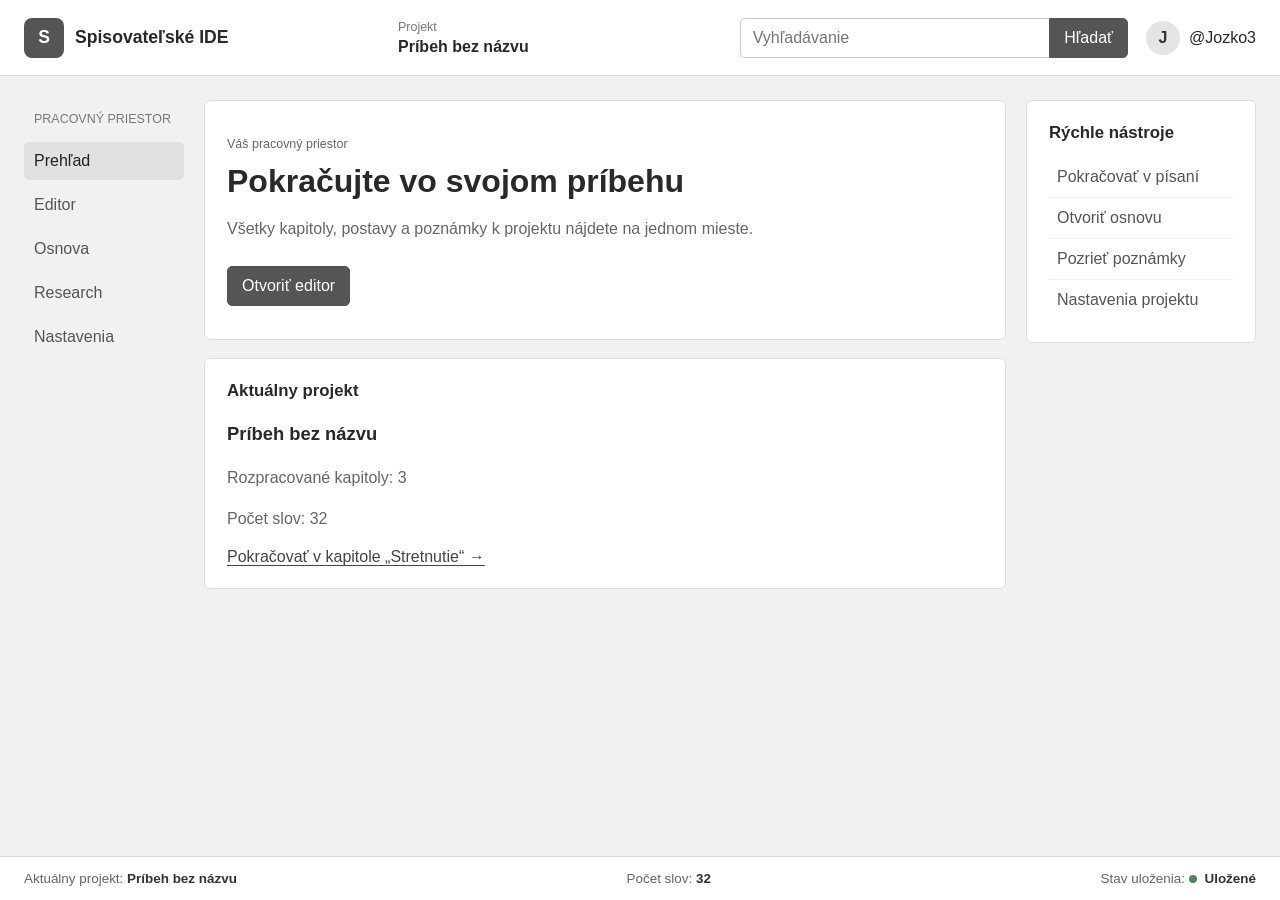
<file: html/index.html>
<!DOCTYPE html>
<html lang="sk">
<head>
    <meta charset="UTF-8">
    <meta name="viewport" content="width=device-width, initial-scale=1.0">
    <title>Spisovateľské IDE – Prehľad</title>
    <link rel="stylesheet" href="style.css">
</head>
<body>
    <div class="app">
        <header class="topbar">
            <a class="brand" href="index.html" aria-label="Spisovateľské IDE – domov">
                <span class="brand-mark" aria-hidden="true">S</span>
                <span>Spisovateľské IDE</span>
            </a>
            <div class="project-name">
                <span class="label">Projekt</span>
                <strong>Príbeh bez názvu</strong>
            </div>
            <form class="search" role="search">
                <label class="visually-hidden" for="search">Vyhľadávanie v projekte</label>
                <input id="search" type="search" placeholder="Vyhľadávanie">
                <button type="submit">Hľadať</button>
            </form>
            <button class="profile" type="button">
                <span class="profile-avatar" aria-hidden="true">J</span>
                <span>@Jozko3</span>
            </button>
        </header>

        <div class="workspace">
            <nav class="main-nav" aria-label="Hlavná navigácia">
                <span class="nav-heading">Pracovný priestor</span>
                <a class="nav-link active" href="index.html" aria-current="page">Prehľad</a>
                <a class="nav-link" href="editor.html">Editor</a>
                <a class="nav-link" href="#outline">Osnova</a>
                <a class="nav-link" href="#research">Research</a>
                <a class="nav-link" href="#settings">Nastavenia</a>
            </nav>

            <main class="main-content">
                <section class="welcome" aria-labelledby="welcome-title">
                    <p class="eyebrow">Váš pracovný priestor</p>
                    <h1 id="welcome-title">Pokračujte vo svojom príbehu</h1>
                    <p>Všetky kapitoly, postavy a poznámky k projektu nájdete na jednom mieste.</p>
                    <a class="primary-link" href="editor.html">Otvoriť editor</a>
                </section>

                <section class="project-summary" aria-labelledby="summary-title">
                    <h2 id="summary-title">Aktuálny projekt</h2>
                    <p class="project-title">Príbeh bez názvu</p>
                    <p>Rozpracované kapitoly: 3</p>
                    <p>Počet slov: 32</p>
                    <a href="editor.html">Pokračovať v kapitole „Stretnutie“ →</a>
                </section>
            </main>

            <aside class="quick-tools" aria-labelledby="tools-title">
                <h2 id="tools-title">Rýchle nástroje</h2>
                <a href="editor.html">Pokračovať v písaní</a>
                <a id="outline" href="#outline">Otvoriť osnovu</a>
                <a id="research" href="#research">Pozrieť poznámky</a>
                <a id="settings" href="#settings">Nastavenia projektu</a>
            </aside>
        </div>

        <footer class="statusbar">
            <span>Aktuálny projekt: <strong>Príbeh bez názvu</strong></span>
            <span>Počet slov: <strong>32</strong></span>
            <span>Stav uloženia: <strong><span class="saved-dot"></span> Uložené</strong></span>
        </footer>
    </div>
</body>
</html>
</file>
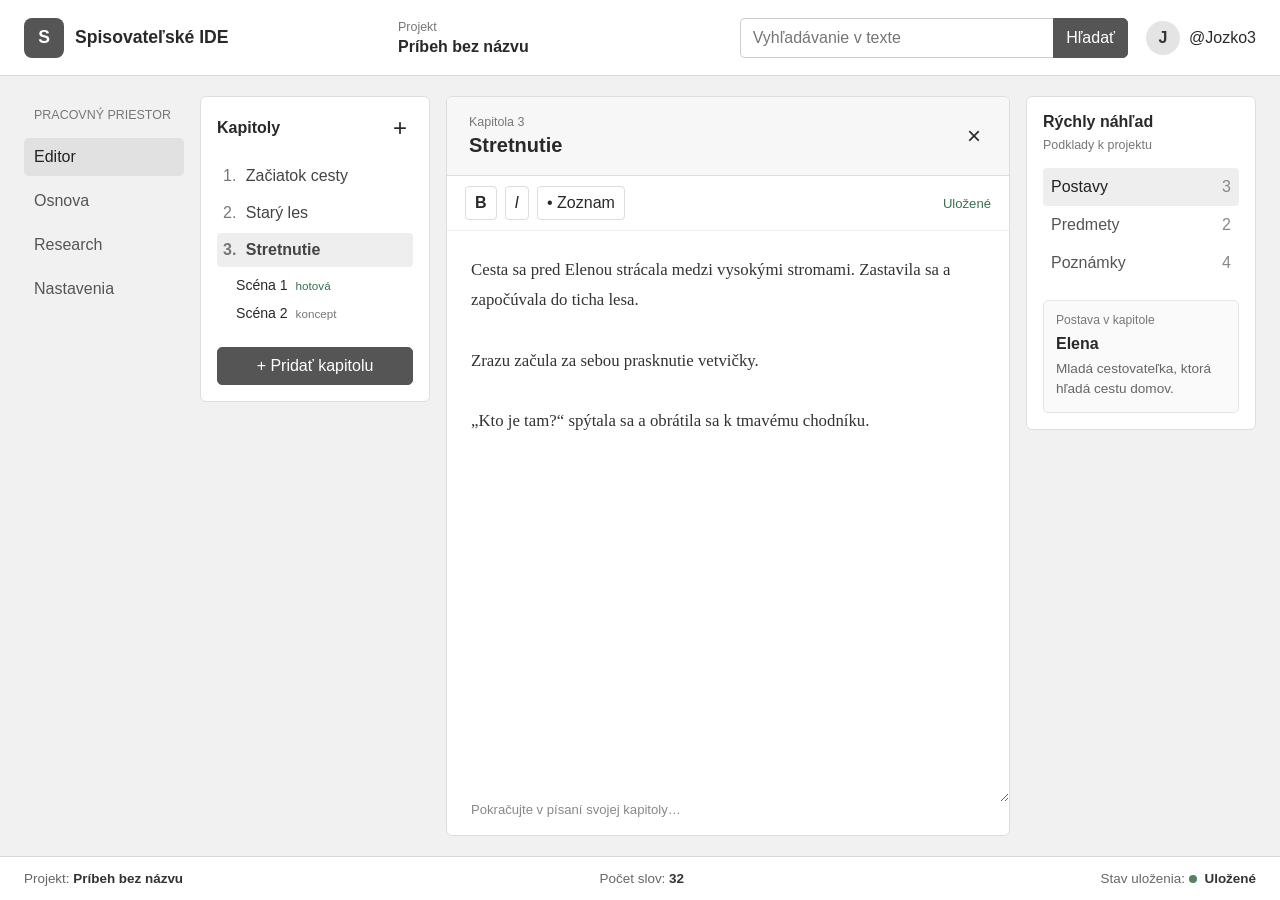
<file: html/editor.html>
<!DOCTYPE html>
<html lang="sk">
<head>
    <meta charset="UTF-8">
    <meta name="viewport" content="width=device-width, initial-scale=1.0">
    <title>Spisovateľské IDE – Editor</title>
    <link rel="stylesheet" href="editor.css">
</head>
<body>
    <div class="app">
        <header class="topbar">
            <a class="brand" href="index.html" aria-label="Spisovateľské IDE – domov">
                <span class="brand-mark" aria-hidden="true">S</span>
                <span>Spisovateľské IDE</span>
            </a>

            <div class="project-name">
                <span class="label">Projekt</span>
                <strong>Príbeh bez názvu</strong>
            </div>

            <form class="search" role="search">
                <label class="visually-hidden" for="search">Vyhľadávanie v texte</label>
                <input id="search" type="search" placeholder="Vyhľadávanie v texte">
                <button type="submit" aria-label="Vyhľadať">Hľadať</button>
            </form>

            <button class="profile" type="button">
                <span class="profile-avatar" aria-hidden="true">J</span>
                <span>@Jozko3</span>
            </button>
        </header>

        <div class="workspace">
            <nav class="main-nav" aria-label="Hlavná navigácia">
                <span class="nav-heading">Pracovný priestor</span>
                <a class="nav-link active" href="editor.html" aria-current="page">Editor</a>
                <a class="nav-link" href="index.html#outline">Osnova</a>
                <a class="nav-link" href="index.html#research">Research</a>
                <a class="nav-link" href="index.html#settings">Nastavenia</a>
            </nav>

            <aside class="chapters panel" id="outline" aria-labelledby="chapters-title">
                <div class="panel-heading">
                    <h2 id="chapters-title">Kapitoly</h2>
                    <button class="icon-button" type="button" aria-label="Pridať kapitolu">+</button>
                </div>
                <ol class="chapter-list">
                    <li><a href="#editor"><span>1.</span> Začiatok cesty</a></li>
                    <li><a href="#editor"><span>2.</span> Starý les</a></li>
                    <li class="selected">
                        <a href="#editor" aria-current="location"><span>3.</span> Stretnutie</a>
                        <ul>
                            <li><a href="#editor">Scéna 1 <span class="status done">hotová</span></a></li>
                            <li><a href="#editor">Scéna 2 <span class="status draft">koncept</span></a></li>
                        </ul>
                    </li>
                </ol>
                <button class="add-chapter" type="button">+ Pridať kapitolu</button>
            </aside>

            <main class="editor panel" id="editor">
                <div class="chapter-toolbar">
                    <div>
                        <span class="eyebrow">Kapitola 3</span>
                        <h1>Stretnutie</h1>
                    </div>
                    <button class="close-button" type="button" aria-label="Zavrieť kapitolu">×</button>
                </div>

                <div class="format-toolbar" aria-label="Formátovanie textu">
                    <button type="button" aria-label="Tučné písmo"><strong>B</strong></button>
                    <button type="button" aria-label="Kurzíva"><em>I</em></button>
                    <button type="button" aria-label="Zoznam">• Zoznam</button>
                    <span class="save-state">Uložené</span>
                </div>

                <label class="visually-hidden" for="chapter-text">Text kapitoly</label>
                <textarea id="chapter-text" spellcheck="false">Cesta sa pred Elenou strácala medzi vysokými stromami. Zastavila sa a započúvala do ticha lesa.

Zrazu začula za sebou prasknutie vetvičky.

„Kto je tam?“ spýtala sa a obrátila sa k tmavému chodníku.</textarea>
                <p class="editor-hint">Pokračujte v písaní svojej kapitoly…</p>
            </main>

            <aside class="inspector panel" id="research" aria-labelledby="inspector-title">
                <h2 id="inspector-title">Rýchly náhľad</h2>
                <p class="inspector-caption">Podklady k projektu</p>
                <a class="inspector-link active" href="#characters">Postavy <span>3</span></a>
                <a class="inspector-link" href="#objects">Predmety <span>2</span></a>
                <a class="inspector-link" href="#notes">Poznámky <span>4</span></a>
                <div class="inspector-note" id="characters">
                    <span class="note-label">Postava v kapitole</span>
                    <strong>Elena</strong>
                    <p>Mladá cestovateľka, ktorá hľadá cestu domov.</p>
                </div>
            </aside>
        </div>

        <footer class="statusbar">
            <span>Projekt: <strong>Príbeh bez názvu</strong></span>
            <span>Počet slov: <strong>32</strong></span>
            <span>Stav uloženia: <strong><span class="saved-dot"></span> Uložené</strong></span>
        </footer>
    </div>
</body>
</html>
</file>
<file: html/style.css>
* {
    box-sizing: border-box;
}

:root {
    color: #292929;
    background: #f1f1f1;
    font-family: Arial, Helvetica, sans-serif;
    font-size: 16px;
}

body {
    min-height: 100vh;
    margin: 0;
}

button,
input {
    font: inherit;
}

a {
    color: inherit;
    text-decoration: none;
}

button,
a {
    -webkit-tap-highlight-color: transparent;
}

button {
    cursor: pointer;
}

.app {
    display: flex;
    min-height: 100vh;
    flex-direction: column;
}

.topbar {
    display: grid;
    grid-template-columns: minmax(210px, 1.1fr) minmax(180px, 1fr) minmax(220px, 1.2fr) auto;
    align-items: center;
    gap: 18px;
    min-height: 76px;
    padding: 12px 24px;
    border-bottom: 1px solid #d7d7d7;
    background: #fff;
}

.brand {
    display: flex;
    min-width: 0;
    align-items: center;
    gap: 11px;
    font-size: 1.1rem;
    font-weight: 700;
}

.brand-mark,
.profile-avatar {
    display: grid;
    flex: 0 0 auto;
    place-items: center;
    width: 40px;
    height: 40px;
    border-radius: 8px;
    background: #555;
    color: #fff;
    font-weight: 700;
}

.brand > span:last-child {
    overflow-wrap: anywhere;
}

.project-name {
    display: flex;
    min-width: 0;
    flex-direction: column;
    gap: 4px;
}

.label,
.eyebrow,
.nav-heading {
    color: #777;
    font-size: 0.78rem;
}

.project-name strong {
    overflow: hidden;
    text-overflow: ellipsis;
    white-space: nowrap;
}

.search {
    display: flex;
    min-width: 0;
}

.search input {
    width: 100%;
    min-width: 0;
    padding: 10px 12px;
    border: 1px solid #ccc;
    border-right: 0;
    border-radius: 5px 0 0 5px;
}

.search button,
.primary-link {
    padding: 10px 14px;
    border: 1px solid #555;
    border-radius: 0 5px 5px 0;
    background: #555;
    color: #fff;
}

.profile {
    display: flex;
    align-items: center;
    gap: 9px;
    padding: 0;
    border: 0;
    background: transparent;
    color: inherit;
    white-space: nowrap;
}

.profile-avatar {
    width: 34px;
    height: 34px;
    border-radius: 50%;
    background: #e4e4e4;
    color: #333;
}

.workspace {
    display: grid;
    flex: 1;
    grid-template-columns: 160px minmax(0, 1fr) minmax(190px, 230px);
    gap: 20px;
    width: 100%;
    margin: 0 auto;
    padding: 24px;
}

.main-nav {
    display: flex;
    flex-direction: column;
    gap: 6px;
    padding: 12px 0;
}

.nav-heading {
    margin: 0 10px 10px;
    text-transform: uppercase;
}

.nav-link {
    padding: 10px;
    border-radius: 5px;
    color: #555;
}

.nav-link:hover,
.nav-link.active {
    background: #e1e1e1;
    color: #222;
}

.main-content {
    display: flex;
    min-width: 0;
    flex-direction: column;
    gap: 18px;
}

.welcome,
.project-summary,
.quick-tools {
    padding: 22px;
    border: 1px solid #dedede;
    border-radius: 6px;
    background: #fff;
}

.welcome {
    min-height: 240px;
}

.eyebrow {
    margin-bottom: 8px;
}

.welcome h1 {
    margin: 0 0 12px;
    font-size: clamp(1.4rem, 3vw, 2rem);
}

.welcome p,
.project-summary p {
    color: #666;
    line-height: 1.6;
}

.primary-link {
    display: inline-block;
    margin-top: 8px;
    border-radius: 5px;
}

.project-summary h2,
.quick-tools h2 {
    margin: 0 0 14px;
    font-size: 1.05rem;
}

.project-summary .project-title {
    margin-bottom: 6px;
    color: #292929;
    font-size: 1.15rem;
    font-weight: 700;
}

.project-summary p {
    margin-bottom: 8px;
}

.project-summary > a {
    display: inline-block;
    margin-top: 8px;
    color: #444;
    text-decoration: underline;
    text-underline-offset: 3px;
}

.quick-tools {
    align-self: start;
}

.quick-tools a {
    display: block;
    padding: 11px 8px;
    border-bottom: 1px solid #eee;
    color: #555;
}

.quick-tools a:last-child {
    border-bottom: 0;
}

.statusbar {
    display: flex;
    flex-wrap: wrap;
    justify-content: space-between;
    gap: 10px 24px;
    padding: 14px 24px;
    border-top: 1px solid #d7d7d7;
    background: #fff;
    color: #666;
    font-size: 0.84rem;
}

.statusbar strong {
    color: #333;
    font-weight: 600;
}

.saved-dot {
    display: inline-block;
    width: 8px;
    height: 8px;
    margin-right: 4px;
    border-radius: 50%;
    background: #54845e;
}

.visually-hidden {
    position: absolute;
    width: 1px;
    height: 1px;
    overflow: hidden;
    clip: rect(0, 0, 0, 0);
    white-space: nowrap;
    clip-path: inset(50%);
}

@media (max-width: 1050px) {
    .topbar {
        grid-template-columns: minmax(180px, 1fr) minmax(150px, 0.8fr) minmax(200px, 1.2fr) auto;
        gap: 12px;
        padding-right: 16px;
        padding-left: 16px;
    }

    .workspace {
        grid-template-columns: 135px minmax(0, 1fr);
        gap: 16px;
        padding: 16px;
    }

    .quick-tools {
        grid-column: 2;
        display: grid;
        grid-template-columns: repeat(2, minmax(0, 1fr));
        gap: 0 12px;
    }

    .quick-tools h2 {
        grid-column: 1 / -1;
    }
}

@media (max-width: 700px) {
    .topbar {
        grid-template-columns: minmax(0, 1fr) auto;
        gap: 12px;
        padding: 12px 16px;
    }

    .brand {
        font-size: 1rem;
    }

    .project-name {
        grid-column: 1;
        grid-row: 2;
    }

    .search {
        grid-column: 1 / -1;
        grid-row: 3;
    }

    .profile {
        grid-column: 2;
        grid-row: 1;
    }

    .profile-avatar {
        display: none;
    }

    .workspace {
        grid-template-columns: minmax(0, 1fr);
        gap: 12px;
        padding: 12px;
    }

    .main-nav {
        flex-direction: row;
        flex-wrap: wrap;
        gap: 4px;
        padding: 0;
    }

    .nav-heading {
        width: 100%;
        margin: 0 8px 2px;
    }

    .nav-link {
        padding: 8px;
        font-size: 0.9rem;
    }

    .quick-tools {
        grid-column: 1;
        grid-template-columns: 1fr;
    }

    .statusbar {
        flex-direction: column;
        gap: 7px;
        padding: 12px 16px;
    }
}
</file>
<file: html/editor.css>
* {
    box-sizing: border-box;
}

:root {
    color: #292929;
    background: #f1f1f1;
    font-family: Arial, Helvetica, sans-serif;
    font-size: 16px;
}

body {
    min-height: 100vh;
    margin: 0;
}

button,
input,
textarea {
    font: inherit;
}

button,
a {
    -webkit-tap-highlight-color: transparent;
}

button {
    color: inherit;
    cursor: pointer;
}

a {
    color: inherit;
    text-decoration: none;
}

.app {
    display: flex;
    min-height: 100vh;
    flex-direction: column;
}

.topbar {
    display: grid;
    grid-template-columns: minmax(210px, 1.1fr) minmax(180px, 1fr) minmax(220px, 1.2fr) auto;
    align-items: center;
    gap: 18px;
    min-height: 76px;
    padding: 12px 24px;
    border-bottom: 1px solid #d7d7d7;
    background: #fff;
}

.brand {
    display: flex;
    align-items: center;
    gap: 11px;
    min-width: 0;
    font-size: 1.1rem;
    font-weight: 700;
}

.brand-mark,
.profile-avatar {
    display: grid;
    flex: 0 0 auto;
    place-items: center;
    width: 40px;
    height: 40px;
    border-radius: 8px;
    background: #555;
    color: #fff;
    font-weight: 700;
}

.brand > span:last-child {
    overflow-wrap: anywhere;
}

.project-name {
    display: flex;
    flex-direction: column;
    gap: 4px;
    min-width: 0;
}

.label,
.eyebrow,
.nav-heading,
.inspector-caption {
    color: #777;
    font-size: 0.78rem;
}

.project-name strong {
    overflow: hidden;
    text-overflow: ellipsis;
    white-space: nowrap;
}

.search {
    display: flex;
    min-width: 0;
}

.search input {
    width: 100%;
    min-width: 0;
    padding: 10px 12px;
    border: 1px solid #ccc;
    border-right: 0;
    border-radius: 5px 0 0 5px;
}

.search button,
.add-chapter {
    padding: 9px 12px;
    border: 1px solid #555;
    border-radius: 0 5px 5px 0;
    background: #555;
    color: #fff;
}

.profile {
    display: flex;
    align-items: center;
    gap: 9px;
    padding: 0;
    border: 0;
    background: transparent;
    white-space: nowrap;
}

.profile-avatar {
    width: 34px;
    height: 34px;
    border-radius: 50%;
    background: #e4e4e4;
    color: #333;
}

.workspace {
    display: grid;
    flex: 1;
    grid-template-columns: 160px minmax(190px, 230px) minmax(0, 1fr) minmax(190px, 230px);
    gap: 16px;
    width: 100%;
    margin: 0 auto;
    padding: 20px 24px;
}

.main-nav {
    display: flex;
    flex-direction: column;
    gap: 6px;
    padding: 12px 0;
}

.nav-heading {
    margin: 0 10px 10px;
    text-transform: uppercase;
}

.nav-link {
    padding: 10px;
    border-radius: 5px;
    color: #555;
}

.nav-link:hover,
.nav-link.active {
    background: #e1e1e1;
    color: #222;
}

.panel {
    min-width: 0;
    border: 1px solid #dedede;
    border-radius: 6px;
    background: #fff;
}

.chapters,
.inspector {
    align-self: start;
    padding: 16px;
}

.panel-heading {
    display: flex;
    align-items: center;
    justify-content: space-between;
    gap: 8px;
}

h2,
h1,
p {
    margin-top: 0;
}

.panel-heading h2,
.inspector h2 {
    margin-bottom: 0;
    font-size: 1rem;
}

.icon-button,
.close-button {
    border: 0;
    background: transparent;
    font-size: 1.5rem;
}

.chapter-list {
    margin: 16px 0;
    padding-left: 0;
    list-style: none;
}

.chapter-list > li {
    margin: 3px 0;
}

.chapter-list > li > a {
    display: block;
    padding: 8px 6px;
    border-radius: 4px;
    color: #444;
}

.chapter-list > li > a span:first-child {
    margin-right: 5px;
    color: #777;
}

.chapter-list .selected > a {
    background: #eee;
    font-weight: 700;
}

.chapter-list ul {
    padding: 4px 0 4px 19px;
    list-style: none;
}

.chapter-list ul li {
    padding: 6px 0;
    font-size: 0.88rem;
}

.status {
    display: inline-block;
    margin-left: 4px;
    font-size: 0.73rem;
}

.status.done {
    color: #39714d;
}

.status.draft {
    color: #777;
}

.add-chapter {
    width: 100%;
    border-radius: 5px;
}

.editor {
    display: flex;
    min-height: 560px;
    flex-direction: column;
    overflow: hidden;
}

.chapter-toolbar {
    display: flex;
    align-items: center;
    justify-content: space-between;
    gap: 16px;
    padding: 18px 22px;
    border-bottom: 1px solid #dedede;
    background: #f7f7f7;
}

.eyebrow {
    display: block;
    margin-bottom: 5px;
}

.chapter-toolbar h1 {
    margin-bottom: 0;
    font-size: 1.25rem;
}

.format-toolbar {
    display: flex;
    align-items: center;
    gap: 8px;
    padding: 10px 18px;
    border-bottom: 1px solid #eee;
}

.format-toolbar button {
    min-height: 34px;
    padding: 5px 9px;
    border: 1px solid #ddd;
    border-radius: 4px;
    background: #fff;
}

.save-state {
    margin-left: auto;
    color: #39714d;
    font-size: 0.82rem;
}

.editor textarea {
    display: block;
    width: 100%;
    min-height: 350px;
    flex: 1;
    padding: 24px;
    resize: vertical;
    border: 0;
    outline-color: #777;
    color: #333;
    font-family: Georgia, "Times New Roman", serif;
    font-size: 1.05rem;
    line-height: 1.8;
}

.editor-hint {
    margin: 0;
    padding: 0 24px 18px;
    color: #888;
    font-size: 0.82rem;
}

.inspector-caption {
    margin: 7px 0 16px;
}

.inspector-link {
    display: flex;
    justify-content: space-between;
    gap: 10px;
    padding: 10px 8px;
    border-radius: 4px;
    color: #555;
}

.inspector-link span {
    color: #888;
}

.inspector-link.active {
    background: #eee;
    color: #222;
}

.inspector-note {
    margin-top: 18px;
    padding: 12px;
    border: 1px solid #e5e5e5;
    border-radius: 5px;
    background: #fafafa;
}

.inspector-note .note-label {
    display: block;
    margin-bottom: 8px;
    color: #777;
    font-size: 0.76rem;
}

.inspector-note strong {
    display: block;
    margin-bottom: 6px;
}

.inspector-note p {
    margin-bottom: 0;
    color: #666;
    font-size: 0.85rem;
    line-height: 1.5;
}

.statusbar {
    display: flex;
    flex-wrap: wrap;
    justify-content: space-between;
    gap: 10px 24px;
    padding: 14px 24px;
    border-top: 1px solid #d7d7d7;
    background: #fff;
    color: #666;
    font-size: 0.84rem;
}

.statusbar strong {
    color: #333;
    font-weight: 600;
}

.saved-dot {
    display: inline-block;
    width: 8px;
    height: 8px;
    margin-right: 4px;
    border-radius: 50%;
    background: #54845e;
}

.visually-hidden {
    position: absolute;
    width: 1px;
    height: 1px;
    overflow: hidden;
    clip: rect(0, 0, 0, 0);
    white-space: nowrap;
    clip-path: inset(50%);
}

@media (max-width: 1050px) {
    .topbar {
        grid-template-columns: minmax(180px, 1fr) minmax(150px, 0.8fr) minmax(200px, 1.2fr) auto;
        gap: 12px;
        padding-right: 16px;
        padding-left: 16px;
    }

    .workspace {
        grid-template-columns: 135px minmax(170px, 200px) minmax(0, 1fr);
        gap: 12px;
        padding: 16px;
    }

    .inspector {
        grid-column: 2 / -1;
        display: grid;
        grid-template-columns: repeat(3, minmax(0, 1fr));
        align-items: center;
        gap: 8px;
    }

    .inspector h2,
    .inspector-caption {
        grid-column: 1 / -1;
    }

    .inspector-note {
        grid-column: 1 / -1;
        margin-top: 4px;
    }
}

@media (max-width: 700px) {
    .topbar {
        grid-template-columns: minmax(0, 1fr) auto;
        gap: 12px;
        padding: 12px 16px;
    }

    .brand {
        font-size: 1rem;
    }

    .project-name {
        grid-column: 1;
        grid-row: 2;
    }

    .search {
        grid-column: 1 / -1;
        grid-row: 3;
    }

    .profile {
        grid-column: 2;
        grid-row: 1;
    }

    .profile-avatar {
        display: none;
    }

    .workspace {
        grid-template-columns: minmax(0, 1fr);
        padding: 12px;
    }

    .main-nav {
        flex-direction: row;
        flex-wrap: wrap;
        gap: 4px;
        padding: 0;
    }

    .nav-heading {
        width: 100%;
        margin: 0 8px 2px;
    }

    .nav-link {
        padding: 8px;
        font-size: 0.9rem;
    }

    .chapters {
        grid-row: 2;
    }

    .chapter-list {
        display: grid;
        grid-template-columns: repeat(2, minmax(0, 1fr));
        column-gap: 8px;
    }

    .chapter-list > li:last-child {
        grid-column: 1 / -1;
    }

    .editor {
        grid-row: 3;
        min-height: 480px;
    }

    .editor textarea {
        min-height: 300px;
        padding: 18px;
        font-size: 1rem;
    }

    .inspector {
        grid-column: 1;
        grid-row: 4;
        grid-template-columns: 1fr;
    }

    .inspector h2,
    .inspector-caption,
    .inspector-note {
        grid-column: 1;
    }

    .statusbar {
        flex-direction: column;
        gap: 7px;
        padding: 12px 16px;
    }
}
</file>
